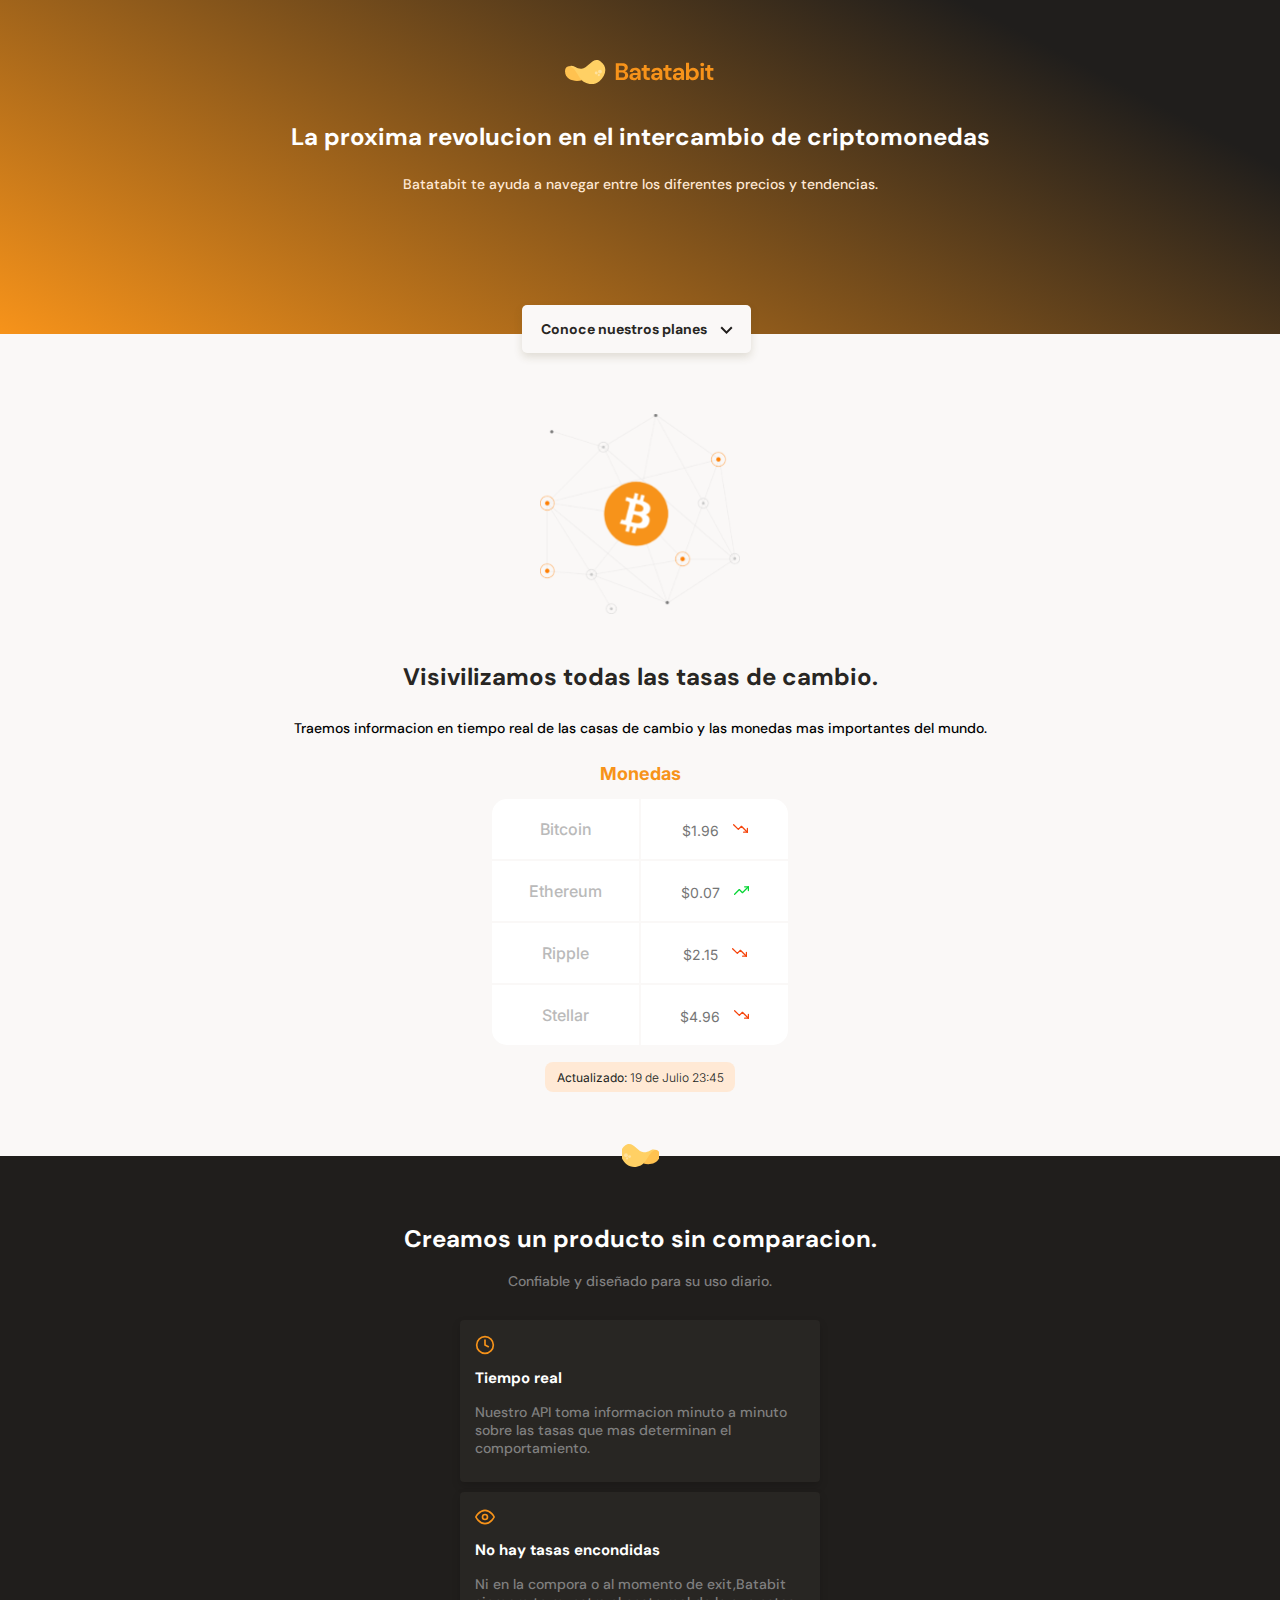
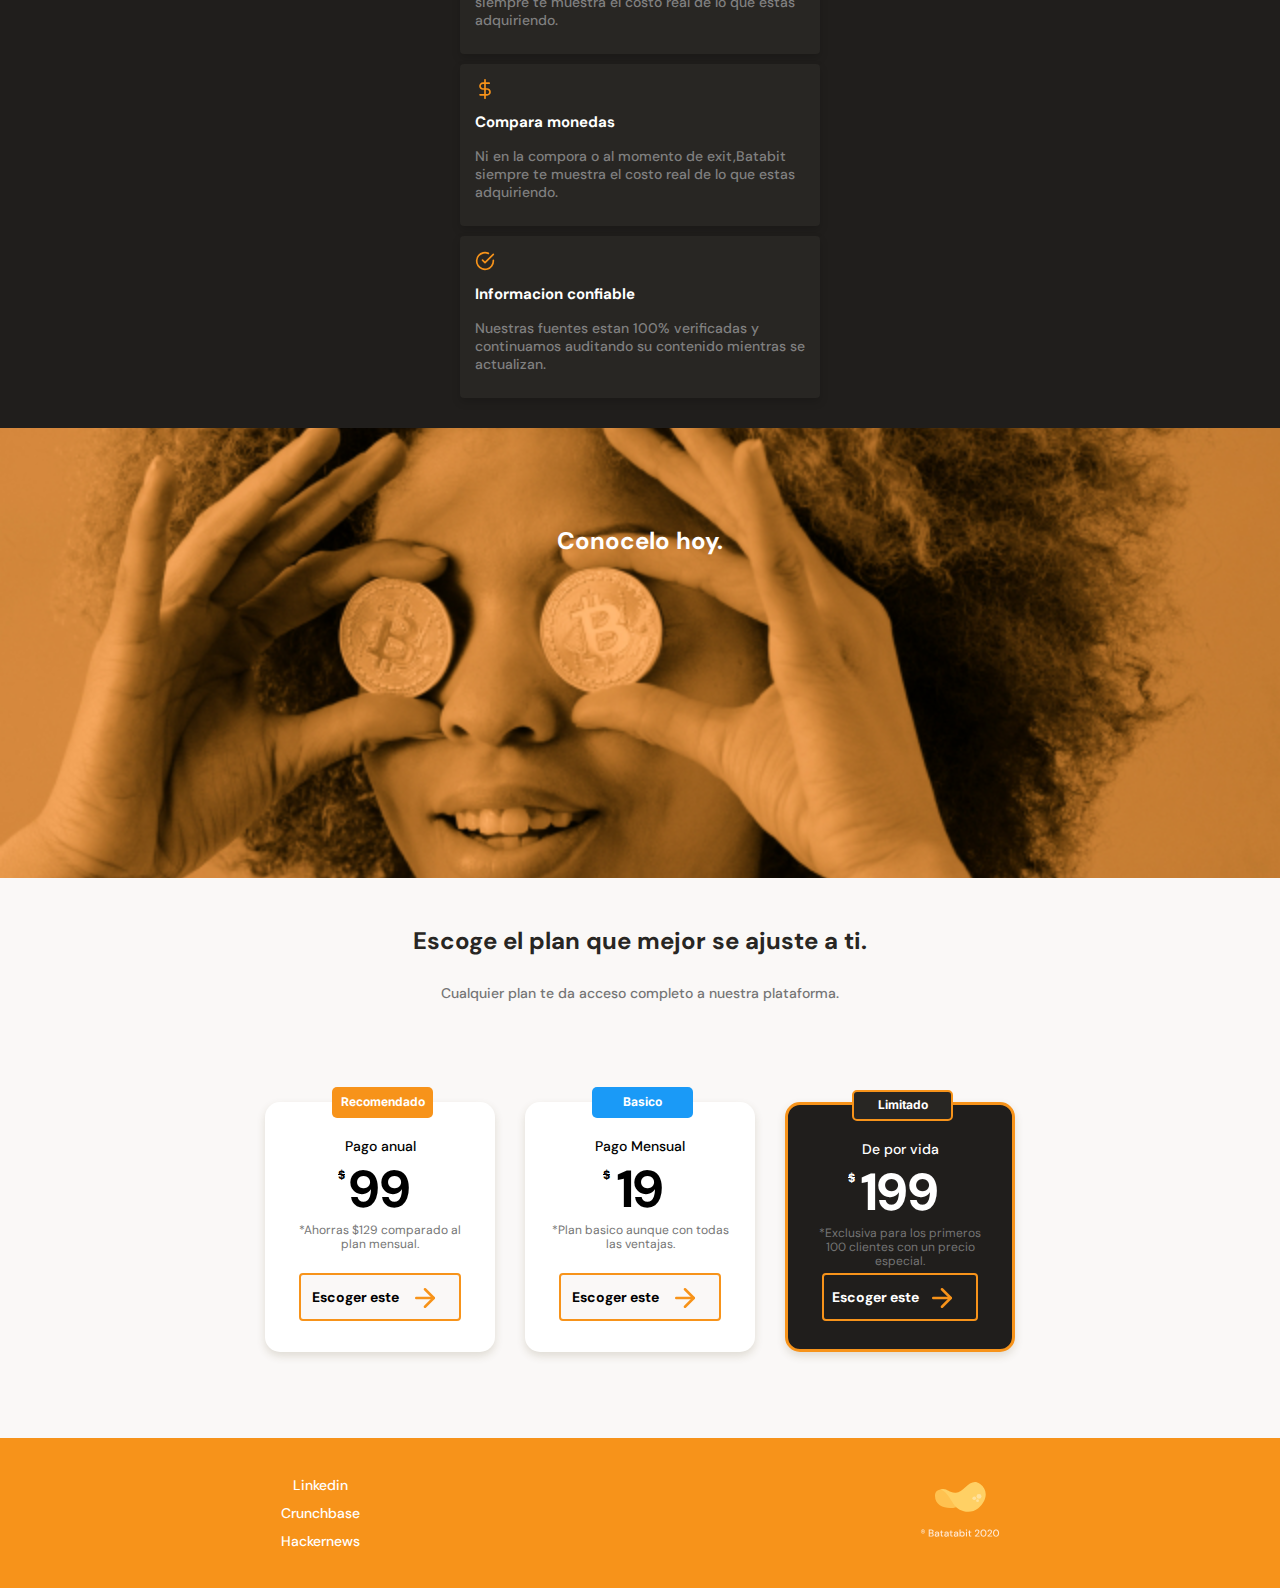
<file: index.html>
<!DOCTYPE html>
<html lang="en">
<head>
    <meta charset="UTF-8">
    <meta http-equiv="X-UA-Compatible" content="IE=edge">
    <meta name="viewport" content="width=device-width, initial-scale=1.0">
    <link rel="stylesheet" href="./css/tablet.css" media="(min-width: 775px)">
    <link rel="stylesheet" href="./index.css">
    
    <!--por buenas practicas hay q usar 1 o 2 fuentes solamente.-->
    <title>Document</title>
    <link rel="preconnect" href="https://fonts.googleapis.com">
    <link rel="preconnect" href="https://fonts.gstatic.com" crossorigin>
    <link href="https://fonts.googleapis.com/css2?family=DM+Sans:wght@400;500;700&family=Inter:wght@400;500&display=swap" rel="stylesheet">
</head>

<body>
    <header>
        <img src="./assets/img/logo.svg" alt="logo">
        <div class="header--title-container">
        <h1>La proxima revolucion en el intercambio de criptomonedas</h1>
        <p>Batatabit te ayuda a navegar entre los diferentes precios y tendencias.</p>
        <a href="#plans" class="header--button"><!--el # es el llamado al id plans q nos lleva hasta abajo-->Conoce nuestros planes <span></span></a>
        </div>
    </header>
    <main>
        <section class="main-exchange-container">
            <div class="backgroundImg">

            </div>
            <div class="main-exchange-container--title">
                <h2>Visivilizamos todas las tasas de cambio.</h2>
                <p>Traemos informacion en tiempo real de las casas de cambio y las monedas mas importantes del mundo.</p>
            </div>
        <section class="main-tables-container">
            <div class="main-currency-table">
                <p class="currency-table--title">Monedas</p>
                <div class="currency-table--container">
                    <table><!--etiqueta de la tabla-->
                        <tr><!--filas/rows-->
                            <td class="table__top-left">Bitcoin</td><!--informacion adentro-->
                            <td class="table__top-right table__right">$1.96 <span class="down"></span></td>
                        </tr>
                        <tr>
                            <td>Ethereum</td>
                            <td class="table__right">$0.07 <span class="up"></span></td>
                        </tr>
                        <tr>
                            <td>Ripple</td>
                            <td class="table__right">$2.15 <span class="down"></span></td>
                        </tr>
                        <tr>
                            <td class="table__bottom-left">Stellar</td>
                            <td class="table__bottom-right table__right">$4.96 <span class="down"></span></td>
                        </tr>
                    </table>
                </div>
                <div class="currency-table--date">
                    <p><b>Actualizado:</b><!--esto es bold/negrita--> 19 de Julio 23:45</p>
                </div>
            </div>
            <!-- <div class="main-currency-table blue">
                <p class="currency-table--title">Comisiones</p>
                <div class="currency-table--container">
                    <table>
                        <tr>
                            <td class="table__top-left">Bitrade</td>
                            <td class="table__top-right table__right">$12.96</td>
                        </tr>
                        <tr>
                            <td>Bitpreco</td>
                            <td class="table__right">$13.07</td>
                        </tr>
                        <tr>
                            <td>Novadax</td>
                            <td class="table__right">$13.15</td>
                        </tr>
                        <tr>
                            <td class="table__bottom-left">Coinext</td>
                            <td class="table__bottom-right table__right">$14.96</td>
                        </tr>
                    </table>
                </div>
                <div class="currency-table--date">
                    <p><b>Actualizado:</b> 19 de Julio 23:48</p>
                </div>
            </div> -->

        </section>
        </section>
        <section class="black">
            <span><i></i></span>
            <h2 class="title">Creamos un producto sin comparacion.</h2>
            <p style="margin-bottom: 20px;"> Confiable y diseñado para su uso diario.</p>
            <div class="product-cards--container">
                <div class="container time">
                    <img src="./assets/icons/clock.svg" alt="">
                    <h2>Tiempo real</h2>
                    <p>Nuestro API toma informacion minuto a minuto sobre las tasas que mas determinan el comportamiento.</p>
                </div>
                <div class="container eye">
                    <img src="./assets/icons/eye.svg" alt="">
                    <h2>No hay tasas encondidas</h2>
                    <p>Ni en la compora o al momento de exit,Batabit siempre te muestra el costo real de lo que estas adquiriendo.</p>
                </div>
                <div class="container money">
                    <img src="./assets/icons/dollar-sign.svg" alt="">
                    <h2>Compara monedas</h2>
                    <p>Ni en la compora o al momento de exit,Batabit siempre te muestra el costo real de lo que estas adquiriendo.</p>
                </div>
                <div class="container check">
                    <img src="./assets/icons/check-circle.svg" alt="">
                    <h2>Informacion confiable</h2>
                    <p>Nuestras fuentes estan 100% verificadas y continuamos auditando su contenido mientras se actualizan.</p>
                </div>
            </div>
        </section>
        <section class="bitcoin-img-container">
            <h2>Conocelo hoy.</h2>
        </section>
        <section id="plans" class="main-plans-container"><!--se le pone id para poner arriba en el boton de tipo a para poder hacer click y venir aca-->
            <div class="plans--title">
                <h2>Escoge el plan que mejor se ajuste a ti.</h2>
                <p>Cualquier plan te da acceso completo a nuestra plataforma.</p>
            </div>
            <section class="plans-container--slider">
                <article class="plans-container--card">
                    <p class="recommended">Recomendado</p>
                    <div class="plan-info-container">
                        <h3 class="plan-card--title">Pago anual</h3>
                        <p class="plan-card--price"><s>$</s>99</p>
                        <p class="plan-card--saving">*Ahorras $129 comparado al plan mensual.</p>
                        <button class="plan-card-ca">Escoger este <s></s></button>
                    </div>
                </article>
                <article class="plans-container--card basic">
                    <p class="recommended">Basico</p>
                    <div class="plan-info-container">
                        <h3 class="plan-card--title">Pago Mensual</h3>
                        <p class="plan-card--price"><s>$</s>19</p>
                        <p class="plan-card--saving">*Plan basico aunque con todas las ventajas.</p>
                        <button class="plan-card-ca">Escoger este <s></s></button>
                    </div>
                </article>
                <article class="plans-container--card premium">
                    <p class="recommended">Limitado</p>
                    <div class="plan-info-container">
                        <h3 class="plan-card--title">De por vida</h3>
                        <p class="plan-card--price"><s>$</s>199</p>
                        <p class="plan-card--saving">*Exclusiva para los primeros 100 clientes con un precio especial.</p>
                        <button class="plan-card-ca">Escoger este <s></s></button>
                    </div>
                </article>
            </section>
        </section>

    </main>
    <footer>
        <div class="footer-container">
            <a href="#">Linkedin</a>
            <a href="#">Crunchbase</a>
            <a href="#">Hackernews</a>
        </div>
        <div class="footer-container">
            <img src="./assets/img/logo-footer.svg" alt="batatabit">
        </div>
    </footer>


</body>
</html>
</file>
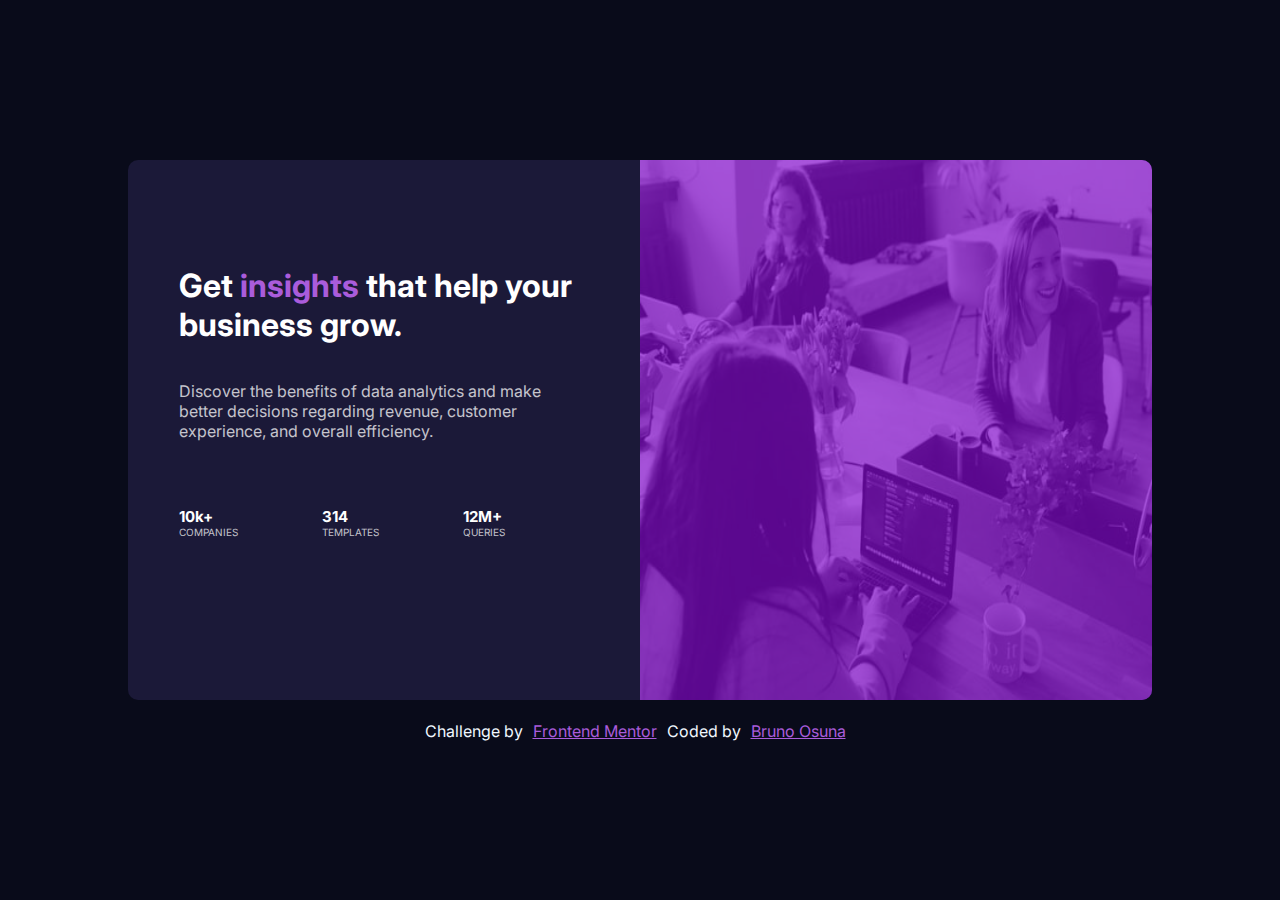
<file: stats-preview-card-component-main/index.html>
<!DOCTYPE html>
<html lang="en">
<head>
  <meta charset="UTF-8">
  <meta name="viewport" content="width=device-width, initial-scale=1.0"> <!-- displays site properly based on user's device -->

  <link rel="icon" type="image/png" sizes="32x32" href="./images/favicon-32x32.png">
  <link rel="preconnect" href="https://fonts.googleapis.com">
<link rel="preconnect" href="https://fonts.gstatic.com" crossorigin>
<link rel="preconnect" href="https://fonts.googleapis.com">
<link rel="preconnect" href="https://fonts.gstatic.com" crossorigin>
<link href="https://fonts.googleapis.com/css2?family=Inter:wght@300;400&family=Quicksand:wght@300;500;700&display=swap" rel="stylesheet">
  <title>Frontend Mentor | Stats preview card component</title>
  <link rel="stylesheet" href="./style.css">
  <!-- Feel free to remove these styles or customise in your own stylesheet 👍 -->
  <!-- <style>
    .attribution { font-size: 11px; text-align: center; }
    .attribution a { color: hsl(228, 45%, 44%); }
  </style> -->
</head>
<body>
<div class="main-container">
  <div class="left-container">
    <div class="content">
      <h1 >
        Get <span>insights</span> that help your business grow.
      </h1>
      <p>
        Discover the benefits of data analytics and make better decisions regarding revenue, customer 
        experience, and overall efficiency.
      </p>
      <div class="info-container">
        <div class="info">
          <div class="first">
          10k+
        </div>
        <div class="second">
          COMPANIES
        </div>

          </div>
          <div class="info">
            <div class="first">
            314
          </div>
          <div class="second">
            TEMPLATES
          </div>
          
            </div>
            <div class="info">
              <div class="first">
              12M+
            </div>
            <div class="second">
              QUERIES
            </div>
            
              </div>
      </div>
    </div>

  </div>
  <div class="right-container">
    <img src="./images/image-header-desktop.jpg" alt="">
  </div>



</div>


  <div class="attribution">
    Challenge by <a href="https://www.frontendmentor.io?ref=challenge" target="_blank">Frontend Mentor</a>
       Coded by <a href="#">Bruno Osuna</a>
  </div>
</body>
</html>
</file>
<file: css/tablet.css>
.black .pruduct-cards--container{
    width: 100%;
    height: auto;
    display: flex;
    flex-direction: row;
    background-color: red;
    
}


.plans-container--slider{
    justify-content: center;
}
</file>
<file: index.css>
/*
1.posicionamiento(position fix,relative)
2.modelo caja(box model),(margin,padding,width,height).
3.tipografia
4.visuales
5.otros
*/
*{
    padding: 0;
    margin:0;
    box-sizing: border-box;/*box sizing:cuando le demos dimension a un contenedor,se va a qedar en esa dimension*/
    
    
    
    
    
    
}
html{
    font-size: 62.5%;
    
    font-family: 'Inter', sans-serif;/*todo va a estar en DM Sans,cuando quiera cambiar fuente la cambio en el contenedor especifico*/
    font-family: 'DM Sans', sans-serif;

}
:root{
    --bitcoin-orange: #F7931A;
    --soft-orange: #FFE9D5;
    --secondary-blue:#1A9AF7;
    --soft-blue:#E7F5FF;
    --warm-black:#201E1C;
    --warm-black-plus:#282623;
    --black:#282623;
    --grey:#BABABA;
    --off-white:#FAF8F7;
    --just-white: #FFFFFF;
    --title:2.4rem;
    --subtitle:1.4rem;
    
}

header{
    display: flex;
    flex-direction: column;
    text-align: center;
    position: relative;
    justify-content: center;
    width: 100%;
    height: 334px;
    min-width: 320px;/*no va a ser menor de 320,la resolucion mas chica en celulares*/
    height: 334px;
    background:linear-gradient(207.8deg, #201E1C 16.69%, #F7931A 100%);

    
}
header img{
    align-self: center;
    margin-top: 60px;
    width: 150px;
    height: 24px;

}
.header--title-container{
    text-align: center;
    align-self: center;
    width: 90%;
    min-width: 288px;
    max-width: 900px;/*va a utilizar un width del 90% entre 288 y 900px,despues de 900 va a dejar de crecer*/
    height: 218px;
    margin-top: 40px;

}
header h1{
    color: var(--just-white);
    font-size: 2.4rem;/*24px*/
    font-weight: bold;
    line-height: 2.6rem;/*altura del espacio que hay entre lineas*/
    color: var(--just-white);
}
header p{
    margin-top: 25px;
    font-size: 1.4rem;
    color: var(--soft-orange);
    font-weight: 500;
    line-height: 1.8rem;
}
header .header--button{
    position: absolute;
    /*alinear algo q es absolute*/
    left: calc(50% - 118px);/*al 50% solamente,te deja el div empezando desde la mitad,hacia la derecha,osea no queda del todo centrado,se le resta unos pixeles para q qede masomenos en el medio*/
    display: block;
    top: 270px;
    margin-top: 35px;
    padding:15px ;
    width: 229px;
    height: 48px;
    background-color: var(--off-white);
    /*sombra alrededor del boton,por afuera*/
    box-shadow: 0px 4px 8px rgba(89,73,30,0.16);
    border: none;
    border-radius: 5px;
    font-size: 1.4rem;
    font-weight: bold;
    text-decoration: none;/*le saco el subrayado*/
    color: var(--black);
}
.header--button span{
    /*para poder agregarle background-img tiene q tener block o inline-block*/
    width: 13px;
    height: 8px;
    margin:0 0 0 10px;
    display: inline-block;
    background-image: url("./assets/icons/down-arrow.svg");
}
/*/////////////////parte white ///////////////////////*/
/* .white{
    margin-top: 60px;
    display: flex;
    flex-direction: column;
    align-items: center;
}
.white figure img{
    margin: 0 auto;
    width: 200px;
    height: 200px;
} */
/* .white .title{
    font-size: var(--title);
    font-weight: bold;
    text-align: center;
    line-height: 26px ;
    
}
.white .subtitle{
    font-size: var(--subtitle);
    text-align: center;
    line-height: 18px;
    margin-top: 20px;
} */

main{
    width: 100%;
    height: auto;/*el mismo contenido va a ir definiendo la altura*/
    background-color: var(--off-white);
    min-width: 320px;/*para que este contenedor no se rompa cuando sea mas chica la resolucion,pero no deberia ya q la minima es 320*/
}
.main-exchange-container{
    width: 100%;
    height: auto;
    padding-top: 80px;
    padding-bottom: 30px;
    text-align: center;
    
}
.main-exchange-container--title{
    width: 90%;
    min-width: 288px;
    max-width: 900px;
    margin: 0 auto;/*no le va a agregar margen de arriba abajo,y de izq a derecha va a calcular el marignp ara q se quede en el centro*/

}
.main-exchange-container .backgroundImg {
    margin: 0 auto;/*centro*/
    background-image: url('./assets/img/Bitcoin.svg');
    width: 200px;
    height: 200px;
    margin-bottom: 50px;
    background-size: cover;
    background-position: center;/*siempre,sin importar el tama;o del contenedor de la img vamos a tener visibilizad y va aestar en el centro
    */
    background-repeat: no-repeat;/*si el tama;o de la img es muy chica va a replicar esa img para recubrir el contenedor,entonces con eso no se repite*/


}
.main-exchange-container h2{
    margin-bottom: 30px;
    font-size: 2.4rem;
    font-weight: bold;
    line-height: 2.6rem;
    color: var(--black);
}
.main-exchange-container p{
    margin-bottom: 30px;
    font-size: 1.4rem;
    font-weight: 500;
    line-height: 1.6rem;
    color: var(#757575);/*este color no se repite*/

}
.main-tables-container{
    display: flex;
    flex-direction:row;
    justify-content: space-around;
    
    
    

}

.main-currency-table{
    width: 70%;
    min-width: 235px;
    max-width: 500px;
    height: 360px;
    
    /*no le va a agregar margen de arriba abajo,y de izq a derecha va a calcular el marignp ara q se quede en el centro*/
    font-family: "Inter",sans-serif;/*si no encuntra la fuente inter,va la sans serif q es por default*/
}

.main-currency-table .currency-table--title{
    margin-bottom: 15px;
    font-size: 1.8rem;
    font-weight: bold;
    list-style: 2.3rem;
    color: var(--bitcoin-orange);
}
.main-tables-container div:nth-child(2) .currency-table--title{
    color: var(--secondary-blue);
}
.currency-table--container{
    width: 90%;
    min-width: 230px;
    max-width: 300px;margin: 0 auto;
    height: 250px;
    margin: 0 auto;
}
.currency-table--container table{
    width: 100%;
    height: 100%;

}
.currency-table--container td{
    width: 50%;
    font-size: 1.6rem;
    line-height: 1.9rem;
    font-weight: 500;
    color: var(--grey);
    background-color: var(--just-white);

}
.currency-table--container .table__top-left{
    border-radius: 15px 0 0 0;
}
.currency-table--container .table__top-right{
    border-radius: 0 15px 0 0;
}
.currency-table--container .table__bottom-right{
    border-bottom-right-radius: 15px;
}
.currency-table--container .table__bottom-left{
    border-bottom-left-radius: 15px;
}
.currency-table--container .table__right{
    font-size: 1.4rem;
    font-weight: normal;
    line-height: 1.7rem;
    color: #757575;
}
.currency-table--container .down{
    display: inline-block;
    width: 15px;
    height: 15px;
    margin-left: 10px;
    background-image: url("./assets/icons/trending-down.svg");
    background-size: cover;
    background-position: center;
    background-repeat: no-repeat;
    margin-top:2px ;
}
.currency-table--container .up{
    display: inline-block;
    width: 15px;
    height: 15px;
    margin-left: 10px;
    background-image: url("./assets/icons/trending-up.svg");
    background-size: cover;
    background-position: center;
    background-repeat: no-repeat;
    margin-top:2px ;
}
.currency-table--date{
    width: 190px;
    height:30px ;
    margin: 0 auto;
    margin-top: 15px;
    padding: 8px;
    background-color: var(--soft-orange);
    border-radius: 8px;

}
.blue .currency-table--date{
    background-color: var(--soft-blue);
}

.currency-table--date p{
    font-size: 1.2rem;
    line-height: 1.5rem;
    color: var(--warm-black);
    font-weight: 300;
}
.black{
    position: relative;
    display: flex;
    flex-direction: column;
    align-items: center;
    background-color: var(--warm-black);
    min-width: 320px;
    padding: 20px 10px;
    width: 100%;
    height: auto;
    

    
}

.black span{
    top: -12px;
    position: absolute;
    width: 37px;
    height: 24px;
    background-image: url('./assets/icons/batata.svg');
    background-size: cover;
    background-position: center;
    background-repeat: no-repeat;

}
.black img{
    width: 20px;
    height: 20px;
    margin: 0 0 10px;
}
.black .container{
    margin: 10px auto;
    width: 90%;
    min-width: 228px;
    max-width: 400px;
    
    padding: 15px 15px 25px;
    border-radius: 4px;
    background-color: var(--warm-black-plus);
    box-shadow: 0 4px 8px rgba(0, 0, 0, 0.16);
}
.black .title{
    font-size: var(--title);
    color: white;
    text-align: center;
    font-weight: 700;
    line-height: 26px;
    margin-top: 50px;
    margin-bottom: 20px;
}
.black h2{
    margin-bottom: 15px;
    color: var(--just-white);
}

.black p{
    margin-bottom: 0;
    color: #808080;
    font-size: var(--subtitle);
    line-height: 18px;
    font-weight: 500;

}
.bitcoin-img-container{
    text-align: center;
    width: 100%;
    min-width: 320px;
    height: 50vh;
    background-image: url(./assets/img/bitcoinbaby2x.jpg);
    background-position: center;
    background-size: cover;
    background-repeat: no-repeat;
}
.bitcoin-img-container h2{
    padding-top: 100px;
    font-size: var(--title);
    color: var(--just-white);
    font-weight: bold;
    line-height: 2.6rem;

}
.main-plans-container{
    text-align: center;
    width: 100%;
    min-width: 320px;
    padding-bottom: 70px;
}
.plans--title{
    width: 90%;
    min-width: 288px;
    height: auto;
    margin: 0 auto;
    margin-bottom: 50px;
}

.plans--title h2{
    padding-top: 50px;
    font-size: var(--title);
    font-weight: bold;
    line-height: 2.6rem;
    color: var(--black);
}
.plans--title p{
    padding-top: 30px;
    font-size: var(--subtitle);
    font-weight: 500;
    line-height: 1.8rem;
    color: #757575;
}


/*barra de desplazamiento de cards*/
.plans-container--slider{
    display: flex;
    height: 316px;
    overflow-x: scroll;
    overscroll-behavior-x: contain;
    scroll-snap-type:x proximity;
   
}
.plans-container--slider::-webkit-scrollbar {
    background-color: var(--soft-orange);
    height: 3px;
}

  .plans-container--slider::-webkit-scrollbar-thumb {
    background-color: var(--bitcoin-orange);
}
.plans-container--card{

    position: relative;
    scroll-snap-align: center;/*hace q con la minima deteccion de scroll(con mouse o con el dedo en mobile),centra la tarjeta de forma horizontal*/
    width: 190px;/*para q se vea en los costados las otras tarjetas*/
    min-width: 230px;
    max-width: 300px;
    height: 250px;
    margin: 50px 15px 0;/*habia un exedente de margin a la derecha por el "modelo de caja",con auto se soluciona*/
    padding: 25px 25px;
    background-color: var(--just-white);
    border-radius: 15px;
    box-shadow: 0 4px 8px rgba(89, 73, 30, 0.16);

}
.plans-container--slider .recommended{
    position: absolute;
    width: 101px;
    height: 31px;
    background-color: var(--bitcoin-orange);
    border-radius: 5px;
    top: -15px;
    left: calc(50% - 48px);
    font-family: 'Inter';
    font-size: 1.2rem;
    font-weight: 700;
    line-height: 1.4rem;
    text-align: center;
    padding-top: 8px;
    color: var(--just-white);
}

.plan-info-container{
    padding-top: 10px;
    position: relative;
}
.plan-info-container .plan-card--title{
    font-size: var(--subtitle);
    font-weight: 500;
    color: #000000;
}
.plan-info-container .plan-card--price{
    font-weight: 700;
    font-size: 52px;

}
.plan-card--price s{
    font-size: 12px;
    top: 40px;
    left: 48px;
    position: absolute;
}
.plan-info-container .plan-card--saving{
    font-size: 12px;
    line-height: 14px;
    color: #757575;
}
.plan-info-container .plan-card-ca{
    font-family: 'DM Sans', sans-serif;
    background-color:var(--off-white);
    width: 90%;
    height: 48px;
    border:  var(--bitcoin-orange) solid 2px;
    border-radius: 4px;
    font-size: 1.4rem;
    line-height: 18px;
    font-weight: 700;
    align-items: center;
    padding-right: 50px;
    margin-top: 22px;


}
.plan-info-container .plan-card-ca s{
    position: absolute;
    background-image: url(./assets/icons/orange-right-arrow.svg);
    right: 30px;
    width:30px ;
    height: 20px;
    background-size: cover;
    background-position: center;
    background-repeat: no-repeat;


}
.basic .recommended{
    background-color: var(--secondary-blue);
}
.basic .plan-card--price s{
    left: 53px;
}
.premium .recommended{
    color: var(--just-white);
    background-color: var(--warm-black-plus);
    border: 2px solid var(--bitcoin-orange);
    padding-top: 6px;
}
.premium{
    border: 3px solid var(--bitcoin-orange);
    background-color: var(--warm-black);
    color: var(--just-white);
}
.premium .plan-card--price s{
    left: 35px;
}
.premium .plan-card--title{
    color: var(--just-white);
}
.premium .plan-card-ca{
    background-color: var(--warm-black);
    color: var(--just-white);
    margin-top: 5px;
}
















footer{
    background-color: var(--bitcoin-orange);
    min-width: 320px;
    width: 100%;
    height: 150px;
    color: var(--just-white);
    display: flex;
    justify-content: row;
}

.footer-container{
    width: 50%;
    height: 100%;
    display: flex;
    flex-direction: column;
    justify-content: center;
    align-items: center;
}
.footer-container a{
    line-height: 1.8rem;
    font-weight: 500;
    color: var(--just-white);
    font-size:var(--subtitle) ;
    text-decoration: none;
    padding: 5px;
}
.footer-container img {
    object-fit: cover;
    width: 80px;
    height: auto;

}













@media(max-width:765px){
    
}
</file>
<file: stats-preview-card-component-main/style.css>
body{
    padding: 0;
    margin: 0;
    box-sizing: border-box;
    width: 100%;
    height: 100vh;
    background-color: var(--backgroud);
    font-family: 'Inter', sans-serif;
    display: flex;
    flex-direction: column;
    align-items: center;
    justify-content: center;
    
    
}
:root{
    --backgroud:hsl(233, 47%, 7%);
    --cart-backgroud:hsl(244, 38%, 16%);
    --accent:hsl(277, 64%, 61%);
}
.attribution{
    margin-top: 21px;
    color: aliceblue;
    display: flex;
    

}
.attribution a{
    margin-left: 10px;
    margin-right: 10px;
    color: var(--accent);
}
.main-container{
    border-radius: 10px;
    background-color: hsl(244, 38%, 16%);
    width: 80%;
    height: 60%;
    display: flex;
    flex-direction: row;


}
.left-container{
    display: flex;
    justify-content: center;
    align-items: center;
    width: 100%;
    height: 100%;
}

.content{
    display: flex;
    flex-direction: column;
    align-items: center;
    justify-content: center;
    width: 80%;
    height: 80%;
    
}

h1{
    
    color: white;
}
.content h1 span{
    color: var(--accent);
}
p{
    color: hsla(0, 0%, 100%, 0.75);
}
.info-container{
    margin-top: 50px;
    color: hsla(0, 0%, 100%, 0.75);
    display: grid;
    grid-template-columns: auto auto auto;
    
    justify-content: space-around flex-start;
    width: 100%;
    height: 25%;
    
}

.info-container div{
    display: flex;
    flex-direction: column;
    
}

.info .first{

    font-size: 15px;
    font-weight: bold;
    color: white;
}
.info .second{
    font-size: 10px;

}
.right-container{
    background-color: hwb(277 4% 20%);
    border-top-right-radius: 10px;
    border-bottom-right-radius: 10px;
    width: 100%;
    height: 100%;
   
    
}
.right-container img{
    
    opacity: 0.3;
    width: 100%;
    height: 100%;
    border-bottom-right-radius: 10px;
    border-top-right-radius: 10px;
    
}

.left-container  .right-container{
    width: 50%;
    height: 100%;
}

@media(max-width: 640px){
    .main-container{
        width: 90%;
        height: 85%;
        display: flex;
        flex-direction: column-reverse;
    }
    .right-container{
        height: 30%;
        width: 100%;
        border-top-left-radius: 10px;
        border-bottom-left-radius: 10px;
    }
    .right-container img{
        border-top-left-radius: 10px;
        border-bottom-left-radius: 10px;
    }
    .left-container{
        height: 70%;
        width: 100%;
    }
    .content{
        display: flex;
        flex-direction: column;
        justify-content: flex-start;
        text-align: center;

    }
    .info-container{
        margin-top: 10px;
    }
    .info{
        margin-top: 30px;
    }
    .info-container{
        margin-top: 80px;
        display: flex;
        flex-direction: column;
        justify-content: center;
        align-items: center;
    }
    .info-container .info{
        margin-top: 40px;
    }
    .info .first{
        font-size: 27px;
    }
    .info .second{
        font-size: 13px;
    }
    .attribution{
        display: flex;
        justify-content: center;
        justify-content: space-around;
        width: 90%;
    }
}
</file>
